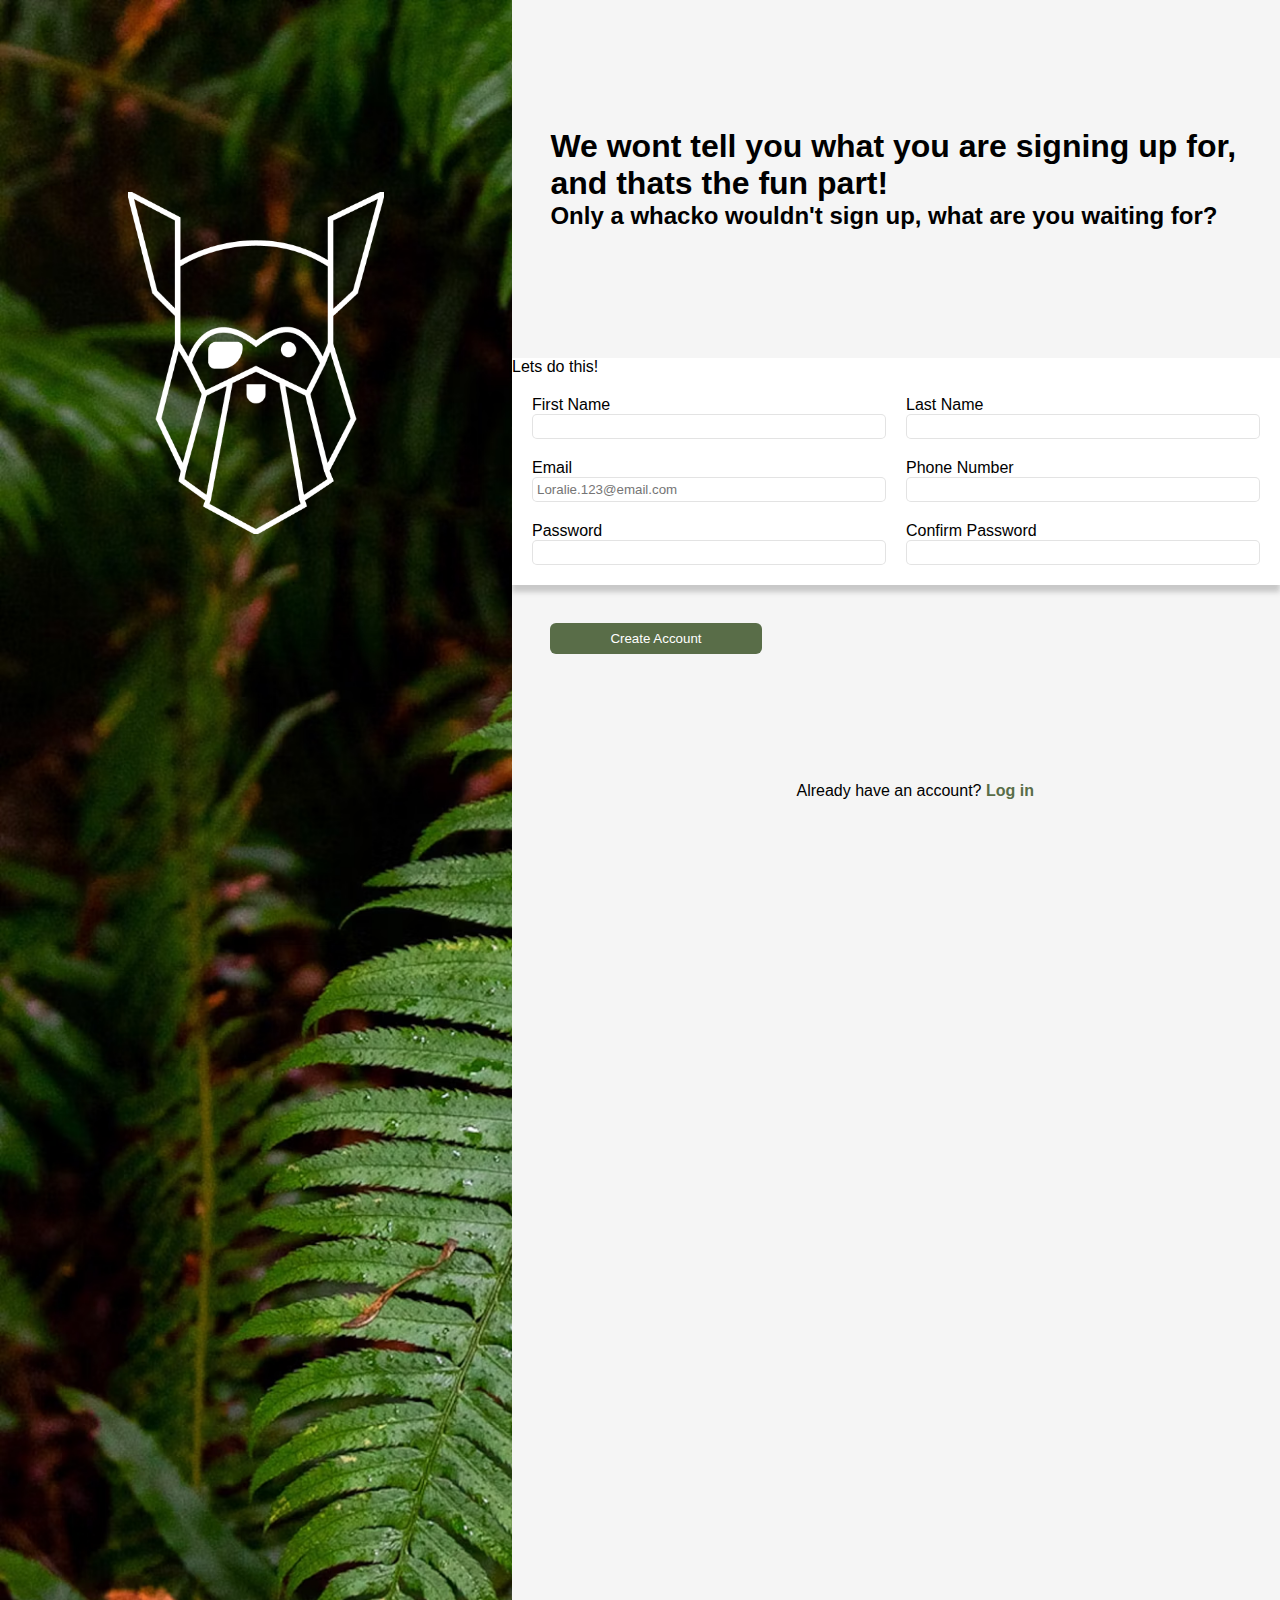
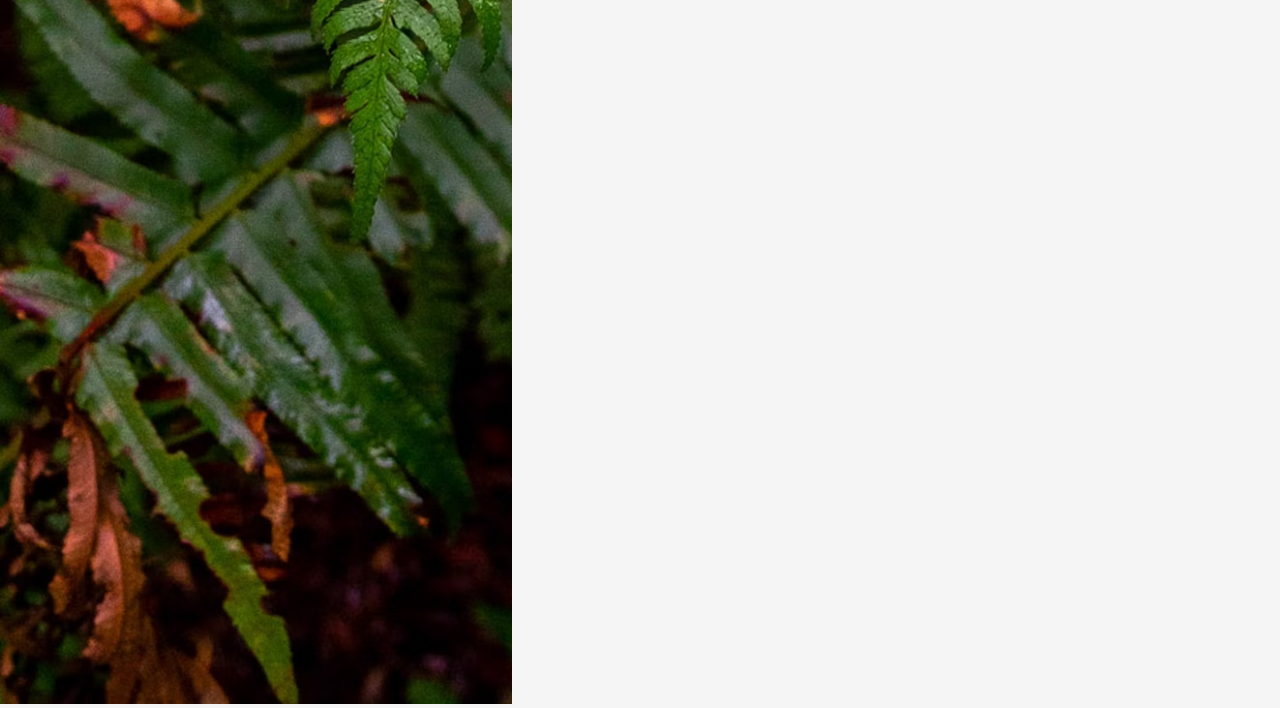
<file: Project 1. Sign-up Form/index.html>
<!DOCTYPE html>
<html lang="en">
<head>
    <meta charset="UTF-8">
    <meta name="viewport" content="width=device-width, initial-scale=1.0">
    <title>Document</title>
    <link rel="stylesheet" href="style.css">
</head>
<body>
    <main>
        <section class="form-block">
            <header>
                <h1>We wont tell you what you are signing up for, and thats the fun part!</h1>
                <h2>Only a whacko wouldn't sign up, what are you waiting for?</h2>
            </header>
            <form action="https://postman-echo.com/post" method="post">
                <div id="whitebox">
                    <legend><p>Lets do this!</p></legend>
                    <div class="inputs">
                        <div class="field">
                            <label for="first_name">First Name</label>
                            <input type="text" name="first_name" id="first_name">
                        </div class="field">
                        <div class="field">
                            <label for="last_name">Last Name</label>
                            <input type="text" name="last_name" id="last_name">
                        </div class="field">
                        <div class="field">
                            <label for="email">Email</label>
                            <input type="email" name="email" id="email" placeholder="Loralie.123@email.com">
                        </div class="field">
                        <div class="field">
                            <label for="phone_number">Phone Number</label>
                            <input type="tel" name="phone_number" id="phone_number" pattern="\d{7,15}">
                        </div class="field">
                        <div class="field">
                            <label for="password">Password</label>
                            <input type="password" name="password" id="password">
                        </div class="field">
                        <div class="field">
                            <label for="confirm_password">Confirm Password</label>
                            <input type="password" name="confirm_password" id="confirm_password">
                        </div class="field">
                    </div>
                </div>
                <button type="submit">Create Account</button>
            </form>
            <p>Already have an account? <a href="">Log in</a></p>
        </section>
        <!-- fix: image size, adjust section left of form, stack on top (w css), add bg bar behind logo -->
        <aside>
            <img class="village" src="fern image.avif" alt="an exotic village from above. Drone foto">
            <img class="odin-logo" src="/Project 1. Sign-up Form/odin-lined-logo.png" alt="Odin logo">
        </aside>
    </main>

</body>
</html>
</file>
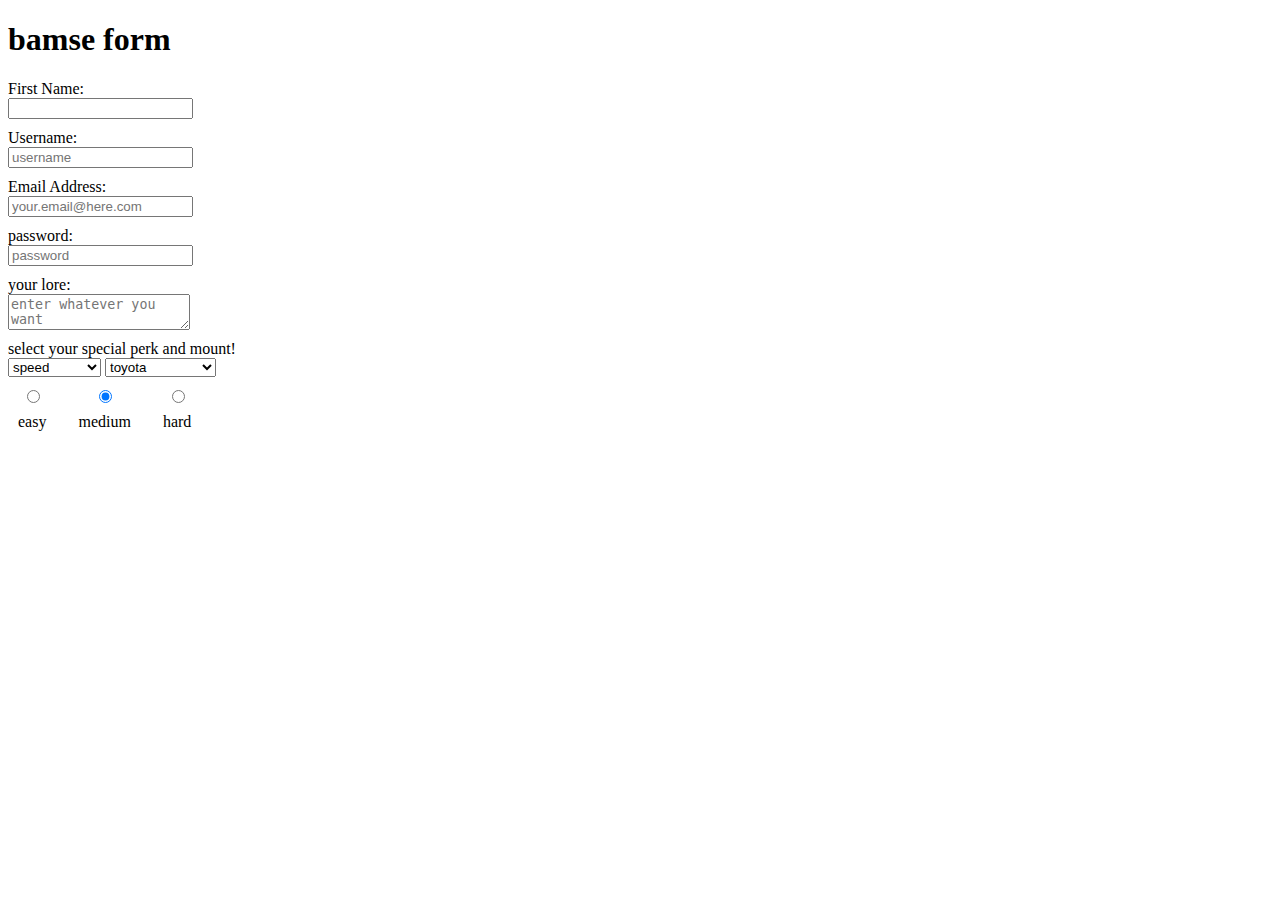
<file: form.html>
<!DOCTYPE html>
<html lang="en">
<head>
    <meta charset="UTF-8">
    <meta name="viewport" content="width=device-width, initial-scale=1.0">
    <title>Document</title>
    <style>
      label, input, textarea {
        display: block;
      }
      input, textarea, select, div {
        margin-bottom: 10px;
      }

      div.difficulty  {
        display: flex;
        flex-direction: row;
        justify-content: left;
        padding-left: 10px;
        gap: 2.5vw;
      }

      .option {
        display: flex;
        flex-direction: column;
        align-items: center;
      }
    </style>
</head>
<body>
    <h1>bamse form</h1>
        <form action="http://httpbin.org/post" method="POST">
            <label for="first_name">First Name:</label>
            <input type="text" name="first_name" id="first_name">

            <label for="username" class="for">Username:</label>
            <input type="text" name="username" id="username" placeholder="username">

            <label for="user_email">Email Address:</label>
            <input type="email" id="user_email" name="email" placeholder="your.email@here.com">

            <label for="password">password:</label>
            <input type="password" id="password" name="password" placeholder="password">
            
            <label for="freetext">your lore:</label>
            <textarea name="freetext" id="freetext" placeholder="enter whatever you want"></textarea>

            <!-- the "selected" attribute preselects that option -->
            <label>select your special perk and mount!</label>
            <select name="Power-up" id="Power-up">
                <option value="strength">strength</option>
                <option value="speed" selected>speed</option>
                <option value="black magic">black magic</option> 
            </select>

            <select name="mount" id="mount">
                <optgroup label="fueled by gas">
                    <option value="toyota">toyota</option>
                    <option value="gas-stove">gas stove</option>
                    <option value="baby-dragon">baby dragon</option>
                </optgroup>
                <optgroup label="fueld by grass">
                    <option value="horse">horse</option>
                    <option value="magic-cow">magic cow</option>
                    <option value="vegan">vegan</option>
                </optgroup>
            </select>
            <!-- adding "checked" to radio input pre-checks the box -->
             <!-- radios use name="" attribute to group em togeather so it can deselect when you pick another -->
        <div class="difficulty">
            <div class="option">
                <input type="radio" id="difficulty" name="difficulty" value="easy">
                <label for="easy">easy</label>
            </div>
            <div class="option">
                <input type="radio" id="difficulty" name="difficulty" value="medium" checked>
                <label for="medium">medium</label>
            </div>
            <div class="option">
                <input type="radio" id="difficulty" name="difficulty" value="hard">
                <label for="medium">hard</label>
            </div>
        </div>
        </form>
        <!-- "name="" attribute is like a variable for the backend" -->
         <!-- label becomes clickable when you select the for="" " -->
</body>
</html>
</file>
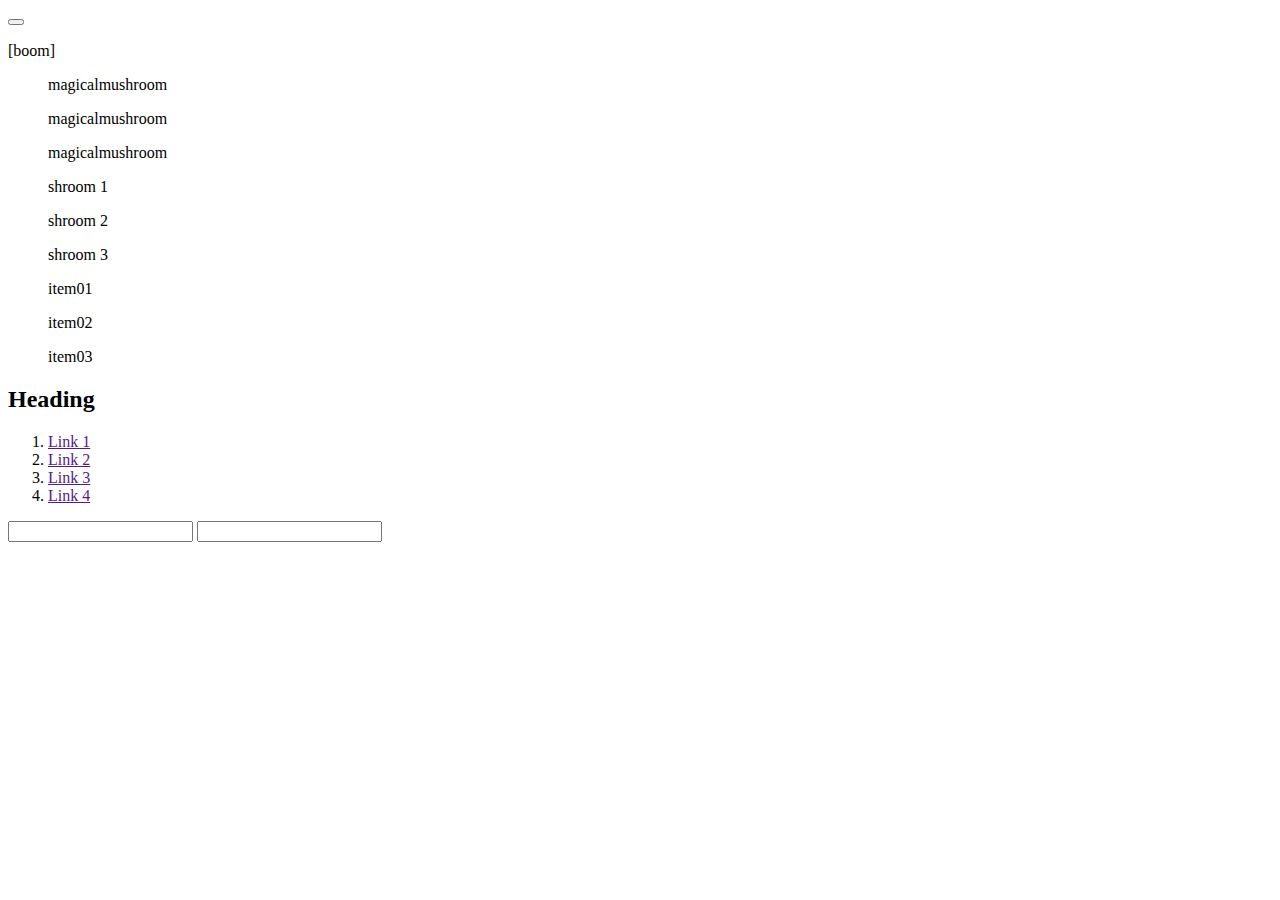
<file: in the way/emmet test.html>
<!-- using "!" to create start boiler-->
 <!-- https://docs.emmet.io/cheat-sheet/ -->

<!DOCTYPE html>
<html lang="en">
<head>
    <meta charset="UTF-8">
    <meta name="viewport" content="width=device-width, initial-scale=1.0">
    <title>Document</title>
</head>
<body>

    <!-- id = # -> class = . -> manualy set = [] -->
    <span></span>
    <a href=""></a>
    <a href=""></a>
    <span id="banana" class="cool"></span>
    <div class="open modern" id="email"></div>
    <div name="eqwe"></div>

    <!-- .banana>span.target -> div is default-->
    <div class="banana"><span class="target"></span></div>

    <div class="mango"><button></button></div>

    <header>
        <nav>
            <ul></ul>
        </nav>
    </header>

    [boom]


    <!-- header>nav>ul*4 -> * to multiply-->
    <header>
        <nav>
            <ul></ul>
            <ul></ul>
            <ul></ul>
            <ul></ul>
        </nav>
    </header>

    <!-- header>nav>ul*3{magicalmushroom} -> {} to make text -->
    <header>
        <nav>
            <ul>magicalmushroom</ul>
            <ul>magicalmushroom</ul>
            <ul>magicalmushroom</ul>
        </nav>
    </header>


    <!-- header>nav>ul*3{shroom $} -> $ to autogenerate number -->
    <header>
        <nav>
            <ul>shroom 1</ul>
            <ul>shroom 2</ul>
            <ul>shroom 3</ul>
        </nav>
    </header>

    <!-- header>ul*3{item$$} -->
    <header>
        <ul>item01</ul>
        <ul>item02</ul>
        <ul>item03</ul>
    </header>

    <!-- header+main+footer -> Use "+" to put them next to each other -->
    <header></header>
    <main></main>
    <footer></footer>
    
    <!-- (header>nav)+main+footer -> parantesis to group-->
    <header>
        <nav></nav>
    </header>
    <main></main>
    <footer></footer>

    <!-- (header>h2{Heading}+nav>ol>li*4>a{Link $})+main+footer -->
    <header>
        <h2>Heading</h2>
        <nav>
            <ol>
                <li><a href="">Link 1</a></li>
                <li><a href="">Link 2</a></li>
                <li><a href="">Link 3</a></li>
                <li><a href="">Link 4</a></li>
            </ol>
        </nav>
    </header>
    <main></main>
    <footer></footer>


    <!-- input:password -->
     <input type="password" name="" id="">

    <!-- input:password[name="spaghet" id="i"] -->
    <input type="password" name="spaghet" id="i">



</body>
</html>
</file>
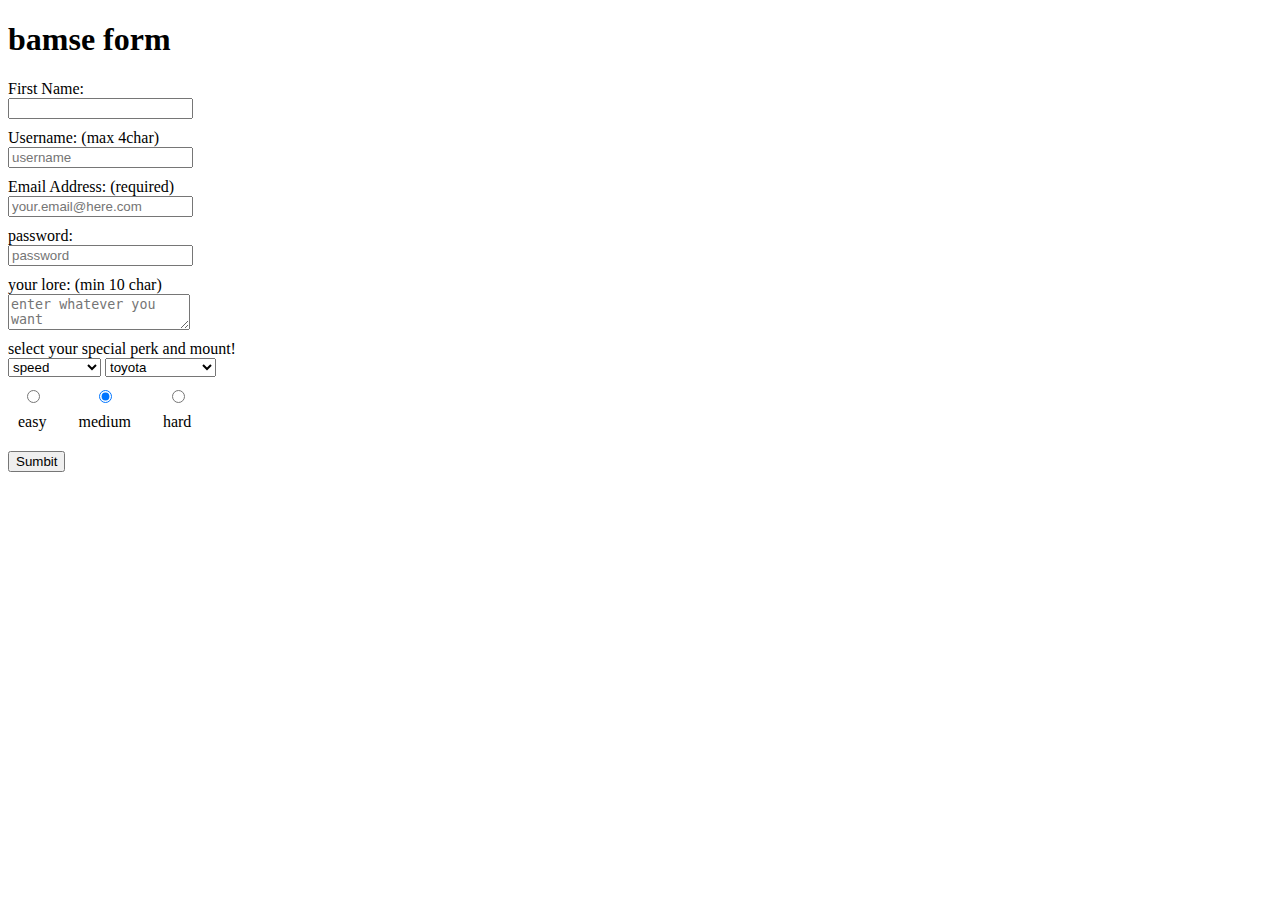
<file: in the way/form.html>
<!DOCTYPE html>
<html lang="en">
<head>
    <meta charset="UTF-8">
    <meta name="viewport" content="width=device-width, initial-scale=1.0">
    <title>Document</title>
    <style>
      label, input, textarea {
        display: block;
      }
      input, textarea, select, div {
        margin-bottom: 10px;
      }

      div.difficulty  {
        display: flex;
        flex-direction: row;
        justify-content: left;
        padding-left: 10px;
        gap: 2.5vw;
      }

      .option {
        display: flex;
        flex-direction: column;
        align-items: center;
      }
    </style>
</head>
<body>
    <h1>bamse form</h1>
        <form action="https://postman-echo.com/post" method="POST">
            <label for="first_name">First Name:</label>
            <input type="text" name="first_name" id="first_name">

            <label for="username" class="for">Username: (max 4char)</label>
            <input type="text" name="username" id="username" placeholder="username" maxlength="4" required>

            <label for="user_email">Email Address: (required)</label>
            <input type="email" id="user_email" name="email" placeholder="your.email@here.com" required>

            <label for="password">password:</label>
            <input type="password" id="password" name="password" placeholder="password">
            
            <label for="freetext">your lore: (min 10 char)</label>
            <textarea name="freetext" id="freetext" placeholder="enter whatever you want" minlength="10"></textarea>

            <!-- the "selected" attribute preselects that option -->
            <label>select your special perk and mount!</label>
            <select name="Power-up" id="Power-up">
                <option value="strength">strength</option>
                <option value="speed" selected>speed</option>
                <option value="black magic">black magic</option> 
            </select>

            <select name="mount" id="mount">
                <optgroup label="fueled by gas">
                    <option value="toyota">toyota</option>
                    <option value="gas-stove">gas stove</option>
                    <option value="baby-dragon">baby dragon</option>
                </optgroup>
                <optgroup label="fueld by grass">
                    <option value="horse">horse</option>
                    <option value="magic-cow">magic cow</option>
                    <option value="vegan">vegan</option>
                </optgroup>
            </select>
            <!-- adding "checked" to radio input pre-checks the box -->
             <!-- radios use name="" attribute to group em togeather so it can deselect when you pick another -->
            <div class="difficulty">
                <div class="option">
                    <input type="radio" id="difficulty" name="difficulty" value="easy">
                    <label for="easy">easy</label>
                </div>
                <div class="option">
                    <input type="radio" id="difficulty" name="difficulty" value="medium" checked>
                    <label for="medium">medium</label>
                </div>
                <div class="option">
                    <input type="radio" id="difficulty" name="difficulty" value="hard">
                    <label for="medium">hard</label>
                </div>
            </div>
            <button type="sumbit">Sumbit</button>
        </form>
        <!-- "name="" attribute is like a variable for the backend" -->
         <!-- label becomes clickable when you select the for="" " -->

        <dialog closed>
            <h1>hello fam</h1>
            <button type="sumbit">Close</button>
        </dialog>
</body>
</html>
</file>
<file: Project 1. Sign-up Form/style.css>
:root {
    --background-color: #f5f5f5;
    --theme-color: #596D48;
    font-family: Tahoma, sans-serif;
}

* {
  box-sizing: border-box;
  margin: 0;
  padding: 0;
}

body {
    background-color: var(--background-color);
}

main {
    display: flex;
    flex-direction: row-reverse;
}

.form-block { 
    width: 60%;
    background-color: var(--background-color);
    display: flex;
    flex-direction: column;
    justify-content: flex-start;
    align-items: center;
    gap: 10vw;
    padding-top: 10%;
}

/* give margin to all children so i can ovveride easier */
.form-block >* {
    margin-left: 3vw;
}

/* add opposite margin to make it extend further */
#whitebox {
    background-color: white;
    box-shadow: 0px 7px 5px rgba(128, 128, 128, 0.39);
    margin-left: calc(3vw*-1);
}

/* stops image from dislocating the form */
aside { 
    width: 40%;
    position: relative;
    overflow: hidden;
}

aside > img.village {
    width: 300%;
}

aside > img.odin-logo {
    width: 20vw;
    position: absolute;
    top: 15vw;
    left: 10vw;
}

section > p > a {
    color: var(--theme-color);
    font-weight: bolder;
    text-decoration: none;
}

.inputs {
    padding: 10px;
    display: flex;
    flex-wrap: wrap;
    justify-content: space-around;
    flex-direction: row;
}
/* FIX: how tf do i make them be 2 & 2 and look aligned */
.inputs > .field {
    flex-basis: calc(100%/2);
}

.field {
    display: flex;
    flex-direction: column;
    padding: 10px;
}

input {
    border: solid 1px rgba(128, 128, 128, 0.219);
    border-radius: 5px;
    padding: 4px;
}

input:invalid {
    border-color: red;
}

button {
    padding-top: 8px;
    padding-bottom: 8px;
    padding-left: 60px;
    padding-right: 60px;
    margin-top: 3vw;
    background-color: var(--theme-color);
    color: white;
    border: none;
    border-radius: 6px;
}
</file>
